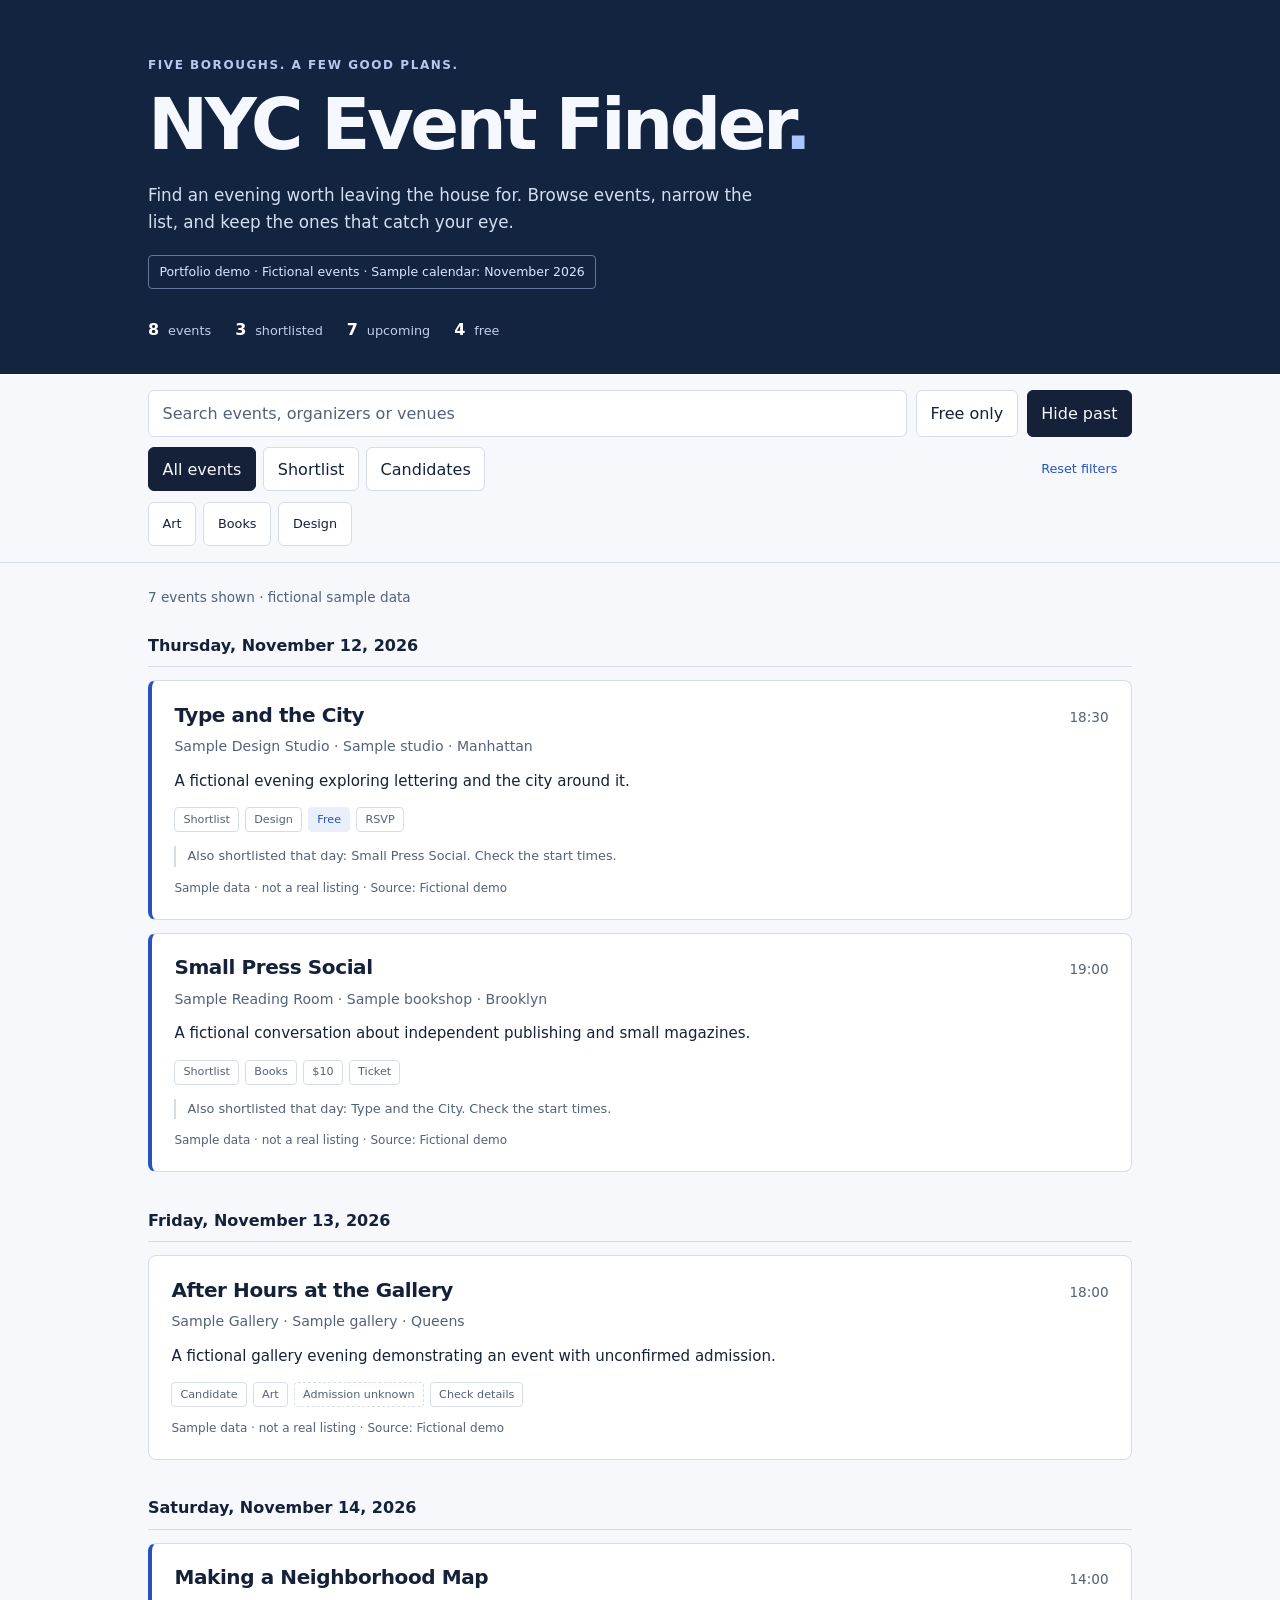
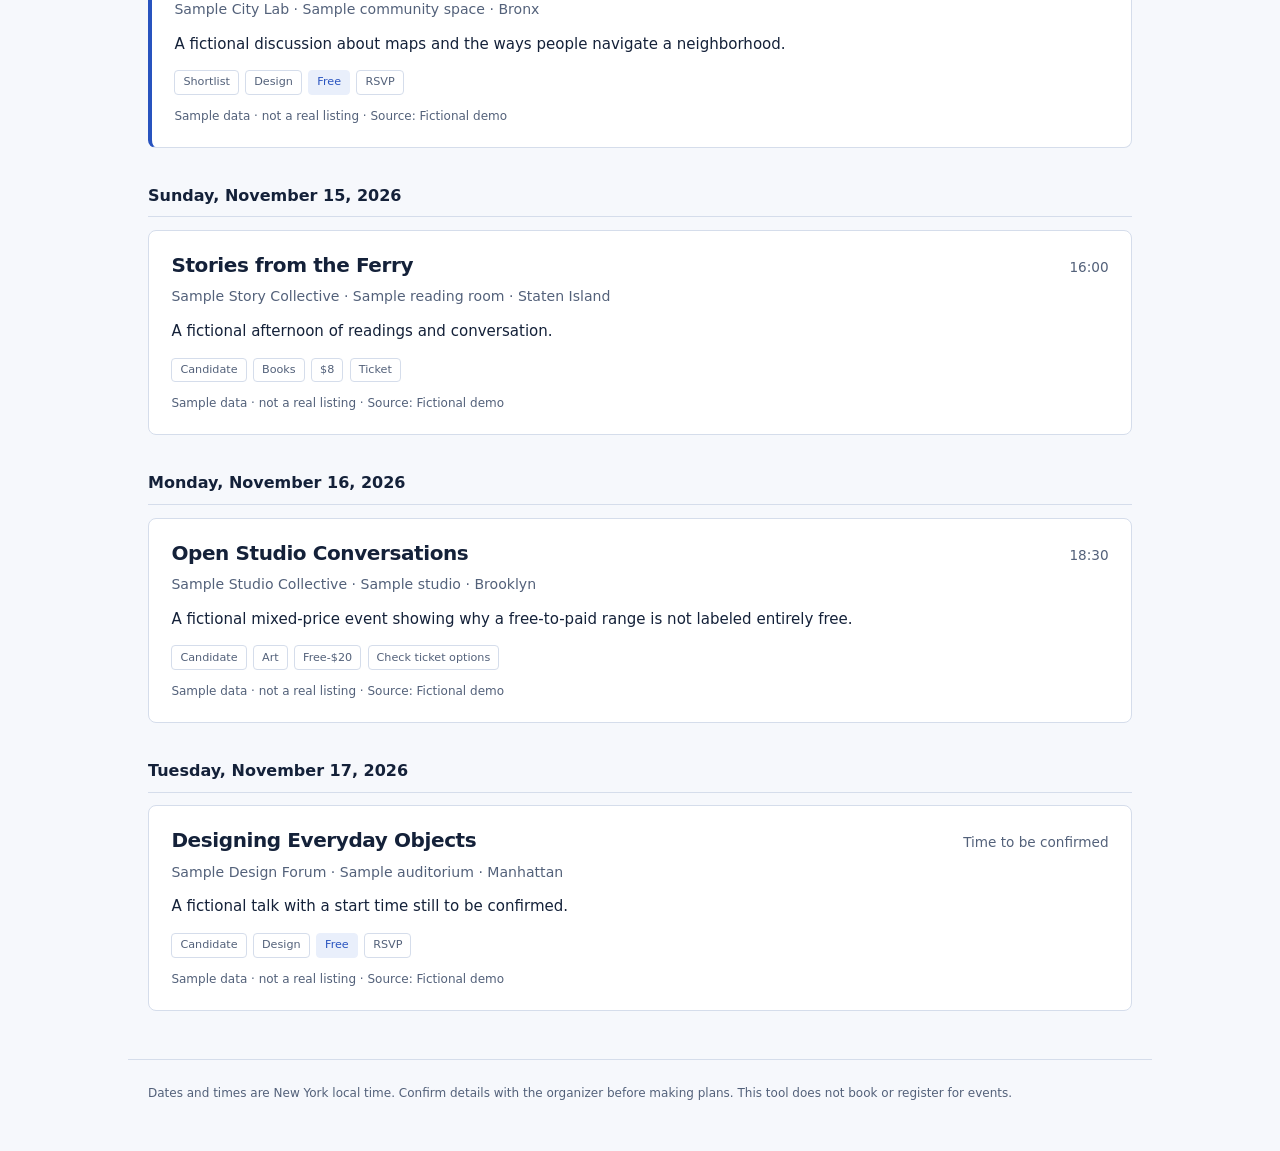
<file: index.html>
<!doctype html>
<html lang="en">
<head>
  <meta charset="utf-8">
  <meta name="viewport" content="width=device-width, initial-scale=1">
  <meta name="description" content="A mobile-friendly NYC event finder with search, categories, free-event filters and a human-curated shortlist. Portfolio demo with fictional events.">
  <meta name="referrer" content="no-referrer">
  <title>NYC Event Finder</title>
  <style>:root{color-scheme:light;--paper:#f6f8fc;--card:#fff;--ink:#142139;--muted:#53617a;--line:#d5ddeb;--accent:#2853bf;--band:#132440;--band-text:#f6f8ff;--tag:#e9effb;font-family:system-ui,-apple-system,BlinkMacSystemFont,"Segoe UI",sans-serif}
@media(prefers-color-scheme:dark){:root{color-scheme:dark;--paper:#101927;--card:#192638;--ink:#edf3ff;--muted:#b2c1d8;--line:#35465f;--accent:#a5c0ff;--band:#0a1424;--band-text:#edf3ff;--tag:#273b59}}
*{box-sizing:border-box}body{margin:0;background:var(--paper);color:var(--ink);line-height:1.6;-webkit-text-size-adjust:100%}.page{width:min(100%,64rem);margin:auto;padding-inline:max(1.25rem,env(safe-area-inset-left))}button,input{font:inherit}button{min-height:44px;border:1px solid var(--line);border-radius:6px;padding:.45rem .85rem;background:var(--card);color:var(--ink);cursor:pointer}button:hover{border-color:var(--accent)}button[aria-pressed=true]{background:var(--ink);color:var(--paper);border-color:var(--ink)}:focus-visible{outline:3px solid var(--accent);outline-offset:3px}.skip{position:absolute;left:1rem;top:-5rem;background:var(--card);color:var(--ink);padding:.75rem;z-index:20}.skip:focus{top:.5rem}.sr-only{position:absolute;width:1px;height:1px;padding:0;margin:-1px;overflow:hidden;clip:rect(0,0,0,0);white-space:nowrap;border:0}
.mast{background:var(--band);color:var(--band-text);padding:3.5rem 0 2rem}.eyebrow{text-transform:uppercase;letter-spacing:.13em;font-size:.75rem;font-weight:600;color:#b5c8ee}h1{font-size:clamp(2.4rem,7vw,4.5rem);line-height:1.08;letter-spacing:-.05em;margin:.7rem 0 1.1rem;font-weight:750}h1 span{color:#a8c5ff}.intro{font-size:1.05rem;max-width:38rem;color:#d4def1;margin:0}.demo{display:inline-block;margin:1.2rem 0 .2rem;padding:.4rem .65rem;border:1px solid #63789b;color:#dbe6ff;border-radius:4px;font-size:.78rem}.demo[hidden]{display:none}.tally{display:flex;gap:.5rem 1.5rem;flex-wrap:wrap;margin-top:1.5rem;font-size:.8rem;color:#c1cfe7}.tally b{font-size:1rem;color:#fff;font-variant-numeric:tabular-nums;margin-right:.3rem}.controls{position:sticky;top:0;z-index:5;background:var(--paper);border-bottom:1px solid var(--line);padding:1rem 0}.search-row{display:flex;gap:.55rem;flex-wrap:wrap}input[type=search]{flex:1;min-width:12rem;min-height:46px;padding:.6rem .85rem;border:1px solid var(--line);border-radius:6px;background:var(--card);color:var(--ink)}input::placeholder{color:var(--muted)}.filter-row{display:flex;align-items:center;justify-content:space-between;gap:.5rem;margin-top:.65rem}.chips{display:flex;flex-wrap:wrap;gap:.45rem}.reset{background:none;border-color:transparent;color:var(--accent);font-size:.8rem;white-space:nowrap}.categories{margin-top:.65rem}.categories button{font-size:.8rem}.result-count{font-size:.85rem;color:var(--muted);margin:1.5rem 0}.daygroup{margin-bottom:2.2rem}.day{font-size:1rem;font-weight:650;padding-bottom:.5rem;margin:0;border-bottom:1px solid var(--line);display:flex;gap:.7rem;align-items:center}.past-label{font-size:.7rem;text-transform:uppercase;color:var(--muted)}.entry{margin-top:.8rem;padding:1.3rem 1.4rem;border:1px solid var(--line);border-radius:8px;background:var(--card)}.entry.short{border-left:4px solid var(--accent)}.entry.past{opacity:.75}.etop{display:flex;flex-wrap:wrap;gap:.25rem 1rem;align-items:baseline;justify-content:space-between}.ename{font-size:1.25rem;line-height:1.35;margin:0;font-weight:650;letter-spacing:-.02em;overflow-wrap:anywhere}.etime{font-size:.85rem;color:var(--muted);font-variant-numeric:tabular-nums}.meta,.description,.clash,.provenance{overflow-wrap:anywhere}.meta{margin:.4rem 0 0;font-size:.88rem;color:var(--muted)}.description{font-size:.94rem;margin:.7rem 0 0}.labels{display:flex;flex-wrap:wrap;gap:.4rem;margin-top:.9rem}.label{font-size:.7rem;border:1px solid var(--line);padding:.15rem .5rem;border-radius:4px;color:var(--muted)}.label.free{color:var(--accent);background:var(--tag);border-color:var(--tag)}.label.unknown{border-style:dashed}.clash{font-size:.8rem;border-left:2px solid var(--line);padding-left:.7rem;color:var(--muted);margin:.9rem 0 0}.provenance{font-size:.75rem;color:var(--muted);margin:.75rem 0 0}a.out{color:var(--accent);font-size:.85rem;text-underline-offset:3px;display:inline-block;padding:.5rem 0;min-height:44px}.empty{text-align:center;margin:4rem 0;color:var(--muted)}footer.page{font-size:.75rem;color:var(--muted);border-top:1px solid var(--line);padding-block:1.5rem 3rem;margin-top:3rem}
@media(max-width:640px){.mast{padding:2.25rem 0 1.5rem}.intro{font-size:.95rem}.controls{position:static;padding:.8rem 0}.search-row input{flex-basis:100%}.search-row button{flex:1}.categories{flex-wrap:nowrap;overflow-x:auto;padding-bottom:.35rem}.categories button{flex:none}.entry{padding:1rem}.ename{font-size:1.15rem}.etop{display:block}.etime{display:block;margin-top:.25rem}.tally{gap:.4rem 1rem}.demo{font-size:.73rem}.filter-row{align-items:flex-start}.reset{max-width:5.5rem;white-space:normal}.chips button{padding-inline:.65rem;font-size:.8rem}}
@media(prefers-reduced-motion:reduce){*{scroll-behavior:auto!important}}
</style>
</head>
<body>
  <a class="skip" href="#results">Skip to events</a>
  <header class="mast">
    <div class="page">
      <div class="eyebrow">Five boroughs. A few good plans.</div>
      <h1>NYC Event Finder<span aria-hidden="true">.</span></h1>
      <p class="intro">Find an evening worth leaving the house for. Browse events, narrow the list, and keep the ones that catch your eye.</p>
      <div class="demo" id="demo" hidden>Portfolio demo · Fictional events · Sample calendar: November 2026</div>
      <div id="tally" class="tally"></div>
    </div>
  </header>
  <section class="controls" aria-label="Filter events">
    <div class="page">
      <div class="search-row">
        <label class="sr-only" for="q">Search events, organizers or venues</label>
        <input id="q" type="search" placeholder="Search events, organizers or venues" autocomplete="off">
        <button id="f-free" aria-pressed="false">Free only</button>
        <button id="f-past" aria-pressed="true">Hide past</button>
      </div>
      <div class="filter-row"><div class="chips" id="pools" role="group" aria-label="Event pool"></div><button class="reset" id="reset">Reset filters</button></div>
      <div class="chips categories" id="cats" role="group" aria-label="Categories"></div>
    </div>
  </section>
  <main class="page" id="results" tabindex="-1">
    <p id="count" class="result-count" role="status" aria-live="polite"></p>
    <div id="list"></div>
    <p id="none" class="empty" hidden>No events match. Try another search or reset the filters.</p>
    <noscript>This event finder needs JavaScript to display and filter its events.</noscript>
  </main>
  <footer class="page">Dates and times are New York local time. Confirm details with the organizer before making plans. This tool does not book or register for events.</footer>
  <script type="application/json" id="data">{"events": [{"name": "The Previous Chapter", "date": "2026-11-08", "time": "15:00", "organizer": "Sample Reading Room", "category": "Books", "venue": "Sample bookshop \u00b7 Brooklyn", "source": "Fictional demo", "url": "", "admission": "Free", "registration": "RSVP", "description": "A fictional past event used to demonstrate the Hide past filter.", "verified": "Sample data \u00b7 not a real listing", "pool": "candidate"}, {"name": "Type and the City", "date": "2026-11-12", "time": "18:30", "organizer": "Sample Design Studio", "category": "Design", "venue": "Sample studio \u00b7 Manhattan", "source": "Fictional demo", "url": "", "admission": "Free", "registration": "RSVP", "description": "A fictional evening exploring lettering and the city around it.", "verified": "Sample data \u00b7 not a real listing", "pool": "shortlist"}, {"name": "Small Press Social", "date": "2026-11-12", "time": "19:00", "organizer": "Sample Reading Room", "category": "Books", "venue": "Sample bookshop \u00b7 Brooklyn", "source": "Fictional demo", "url": "", "admission": "$10", "registration": "Ticket", "description": "A fictional conversation about independent publishing and small magazines.", "verified": "Sample data \u00b7 not a real listing", "pool": "shortlist"}, {"name": "After Hours at the Gallery", "date": "2026-11-13", "time": "18:00", "organizer": "Sample Gallery", "category": "Art", "venue": "Sample gallery \u00b7 Queens", "source": "Fictional demo", "url": "", "admission": "Unknown", "registration": "Check details", "description": "A fictional gallery evening demonstrating an event with unconfirmed admission.", "verified": "Sample data \u00b7 not a real listing", "pool": "candidate"}, {"name": "Making a Neighborhood Map", "date": "2026-11-14", "time": "14:00", "organizer": "Sample City Lab", "category": "Design", "venue": "Sample community space \u00b7 Bronx", "source": "Fictional demo", "url": "", "admission": "Free", "registration": "RSVP", "description": "A fictional discussion about maps and the ways people navigate a neighborhood.", "verified": "Sample data \u00b7 not a real listing", "pool": "shortlist"}, {"name": "Stories from the Ferry", "date": "2026-11-15", "time": "16:00", "organizer": "Sample Story Collective", "category": "Books", "venue": "Sample reading room \u00b7 Staten Island", "source": "Fictional demo", "url": "", "admission": "$8", "registration": "Ticket", "description": "A fictional afternoon of readings and conversation.", "verified": "Sample data \u00b7 not a real listing", "pool": "candidate"}, {"name": "Open Studio Conversations", "date": "2026-11-16", "time": "18:30", "organizer": "Sample Studio Collective", "category": "Art", "venue": "Sample studio \u00b7 Brooklyn", "source": "Fictional demo", "url": "", "admission": "Free-$20", "registration": "Check ticket options", "description": "A fictional mixed-price event showing why a free-to-paid range is not labeled entirely free.", "verified": "Sample data \u00b7 not a real listing", "pool": "candidate"}, {"name": "Designing Everyday Objects", "date": "2026-11-17", "time": "", "organizer": "Sample Design Forum", "category": "Design", "venue": "Sample auditorium \u00b7 Manhattan", "source": "Fictional demo", "url": "", "admission": "Free", "registration": "RSVP", "description": "A fictional talk with a start time still to be confirmed.", "verified": "Sample data \u00b7 not a real listing", "pool": "candidate"}], "demo": true, "demoDate": "2026-11-11"}</script>
  <script>(() => {
  'use strict';
  const data = JSON.parse(document.getElementById('data').textContent);
  const events = data.events;
  const byId = id => document.getElementById(id);
  const initial = () => ({query:'', free:false, hidePast:true, pool:'all', categories:new Set()});
  let state = initial();
  function today() {
    if (data.demo) return data.demoDate;
    const parts = new Intl.DateTimeFormat('en-US', {
      timeZone:'America/New_York', year:'numeric', month:'2-digit', day:'2-digit'
    }).formatToParts(new Date());
    const part = type => parts.find(p => p.type === type).value;
    return `${part('year')}-${part('month')}-${part('day')}`;
  }
  // A mixed free/paid range is not classified as an entirely free event.
  const isFree = event => /^(free|\$0(?:\.00)?)$/i.test(event.admission.trim());
  const dateLabel = value => new Date(`${value}T12:00:00Z`).toLocaleDateString('en-US', {
    weekday:'long', month:'long', day:'numeric', year:'numeric', timeZone:'America/New_York'
  });
  function el(tag, className, text) {
    const node = document.createElement(tag);
    if (className) node.className = className;
    if (text !== undefined) node.textContent = text;
    return node;
  }
  function button(parent, text, onClick) {
    const node = el('button', '', text);
    node.type = 'button';
    node.setAttribute('aria-pressed', 'false');
    node.onclick = onClick;
    parent.appendChild(node);
    return node;
  }
  const poolButtons = new Map();
  for (const [value, label] of [['all','All events'], ['shortlist','Shortlist'], ['candidate','Candidates']]) {
    poolButtons.set(value, button(byId('pools'), label, () => {state.pool = value; render();}));
  }
  const categoryButtons = new Map();
  for (const category of [...new Set(events.map(e => e.category).filter(Boolean))].sort()) {
    categoryButtons.set(category, button(byId('cats'), category, () => {
      state.categories.has(category) ? state.categories.delete(category) : state.categories.add(category);
      render();
    }));
  }
  byId('q').oninput = event => {state.query = event.target.value.trim().toLowerCase(); render();};
  byId('f-free').onclick = () => {state.free = !state.free; render();};
  byId('f-past').onclick = () => {state.hidePast = !state.hidePast; render();};
  byId('reset').onclick = () => {state = initial(); byId('q').value = ''; render();};
  byId('demo').hidden = !data.demo;

  function card(event, currentDate) {
    const node = el('article', `entry${event.pool === 'shortlist' ? ' short' : ''}${event.date < currentDate ? ' past' : ''}`);
    const top = el('div', 'etop');
    top.appendChild(el('h3', 'ename', event.name));
    top.appendChild(el('span', 'etime', event.time || 'Time to be confirmed'));
    node.appendChild(top);
    node.appendChild(el('p', 'meta', [event.organizer, event.venue].filter(Boolean).join(' · ')));
    if (event.description) node.appendChild(el('p', 'description', event.description));
    const labels = el('div', 'labels');
    labels.appendChild(el('span', 'label', event.pool === 'shortlist' ? 'Shortlist' : 'Candidate'));
    if (event.category) labels.appendChild(el('span', 'label', event.category));
    const unknown = !event.admission || /^unknown/i.test(event.admission);
    labels.appendChild(el('span', `label${isFree(event) ? ' free' : unknown ? ' unknown' : ''}`, unknown ? 'Admission unknown' : event.admission));
    if (event.registration) labels.appendChild(el('span', 'label', event.registration));
    node.appendChild(labels);
    if (event.pool === 'shortlist') {
      const sameDate = events.filter(other => other !== event && other.pool === 'shortlist' && other.date === event.date);
      if (sameDate.length) node.appendChild(el('p', 'clash', `Also shortlisted that day: ${sameDate.map(other => other.name).join('; ')}. Check the start times.`));
    }
    // Never turn an imported value into HTML or an executable link.
    if (event.url && /^https?:\/\//i.test(event.url)) {
      const link = el('a', 'out', 'View organizer’s event page ↗');
      link.href = event.url;
      link.target = '_blank';
      link.rel = 'noopener noreferrer';
      node.appendChild(link);
    }
    const provenance = [event.verified, event.source ? `Source: ${event.source}` : ''].filter(Boolean).join(' · ');
    if (provenance) node.appendChild(el('p', 'provenance', provenance));
    return node;
  }
  function render() {
    const currentDate = today();
    byId('f-free').setAttribute('aria-pressed', String(state.free));
    byId('f-past').setAttribute('aria-pressed', String(state.hidePast));
    for (const [key, node] of poolButtons) node.setAttribute('aria-pressed', String(state.pool === key));
    for (const [key, node] of categoryButtons) node.setAttribute('aria-pressed', String(state.categories.has(key)));
    const rows = events.filter(event => {
      if (state.pool !== 'all' && event.pool !== state.pool) return false;
      if (state.free && !isFree(event)) return false;
      if (state.hidePast && event.date < currentDate) return false;
      if (state.categories.size && !state.categories.has(event.category)) return false;
      return !state.query || [event.name,event.organizer,event.venue,event.description].join(' ').toLowerCase().includes(state.query);
    });
    byId('count').textContent = `${rows.length} ${rows.length === 1 ? 'event' : 'events'} shown${data.demo ? ' · fictional sample data' : ''}`;
    byId('list').replaceChildren();
    byId('none').hidden = rows.length > 0;
    let group, lastDate;
    for (const event of rows) {
      if (event.date !== lastDate) {
        lastDate = event.date;
        group = el('section', 'daygroup');
        const heading = el('h2', 'day', dateLabel(event.date));
        if (event.date < currentDate) heading.appendChild(el('span', 'past-label', 'Past'));
        group.appendChild(heading);
        byId('list').appendChild(group);
      }
      group.appendChild(card(event, currentDate));
    }
    byId('tally').replaceChildren();
    for (const [label, count] of [
      ['events',events.length], ['shortlisted',events.filter(e => e.pool === 'shortlist').length],
      ['upcoming',events.filter(e => e.date >= currentDate).length], ['free',events.filter(isFree).length]
    ]) {
      const item = el('span');
      item.appendChild(el('b','',String(count)));
      item.appendChild(document.createTextNode(` ${label}`));
      byId('tally').appendChild(item);
    }
  }
  render();
  // Refresh date-sensitive filters after a background tab crosses midnight.
  document.addEventListener('visibilitychange', () => {if (!document.hidden) render();});
  setInterval(render, 60000);
})();
</script>
</body>
</html>
</file>
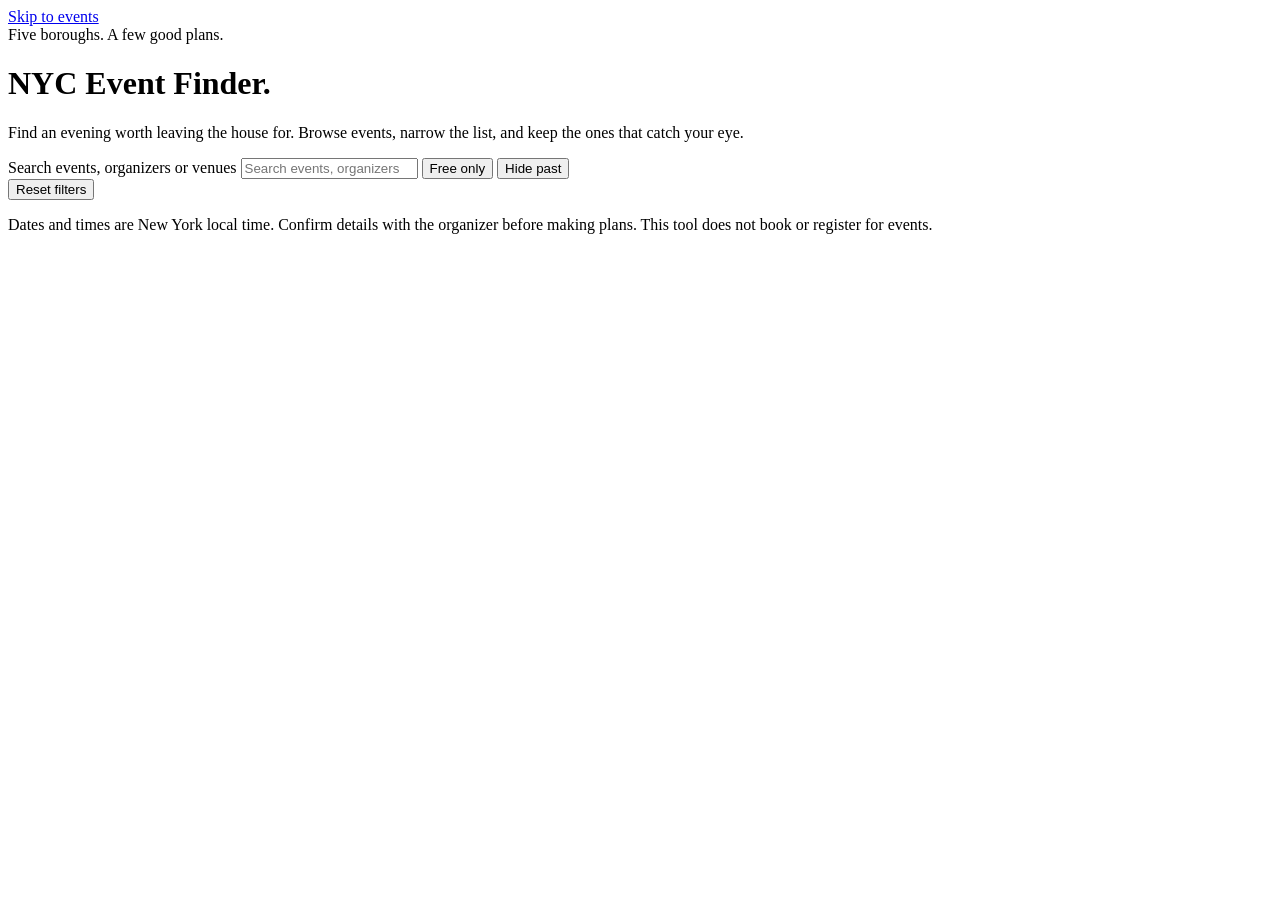
<file: web/template.html>
<!doctype html>
<html lang="en">
<head>
  <meta charset="utf-8">
  <meta name="viewport" content="width=device-width, initial-scale=1">
  <meta name="description" content="A mobile-friendly NYC event finder with search, categories, free-event filters and a human-curated shortlist. Portfolio demo with fictional events.">
  <meta name="referrer" content="no-referrer">
  <title>NYC Event Finder</title>
  <style>__STYLE__</style>
</head>
<body>
  <a class="skip" href="#results">Skip to events</a>
  <header class="mast">
    <div class="page">
      <div class="eyebrow">Five boroughs. A few good plans.</div>
      <h1>NYC Event Finder<span aria-hidden="true">.</span></h1>
      <p class="intro">Find an evening worth leaving the house for. Browse events, narrow the list, and keep the ones that catch your eye.</p>
      <div class="demo" id="demo" hidden>Portfolio demo · Fictional events · Sample calendar: November 2026</div>
      <div id="tally" class="tally"></div>
    </div>
  </header>
  <section class="controls" aria-label="Filter events">
    <div class="page">
      <div class="search-row">
        <label class="sr-only" for="q">Search events, organizers or venues</label>
        <input id="q" type="search" placeholder="Search events, organizers or venues" autocomplete="off">
        <button id="f-free" aria-pressed="false">Free only</button>
        <button id="f-past" aria-pressed="true">Hide past</button>
      </div>
      <div class="filter-row"><div class="chips" id="pools" role="group" aria-label="Event pool"></div><button class="reset" id="reset">Reset filters</button></div>
      <div class="chips categories" id="cats" role="group" aria-label="Categories"></div>
    </div>
  </section>
  <main class="page" id="results" tabindex="-1">
    <p id="count" class="result-count" role="status" aria-live="polite"></p>
    <div id="list"></div>
    <p id="none" class="empty" hidden>No events match. Try another search or reset the filters.</p>
    <noscript>This event finder needs JavaScript to display and filter its events.</noscript>
  </main>
  <footer class="page">Dates and times are New York local time. Confirm details with the organizer before making plans. This tool does not book or register for events.</footer>
  <script type="application/json" id="data">__DATA__</script>
  <script>__SCRIPT__</script>
</body>
</html>
</file>
